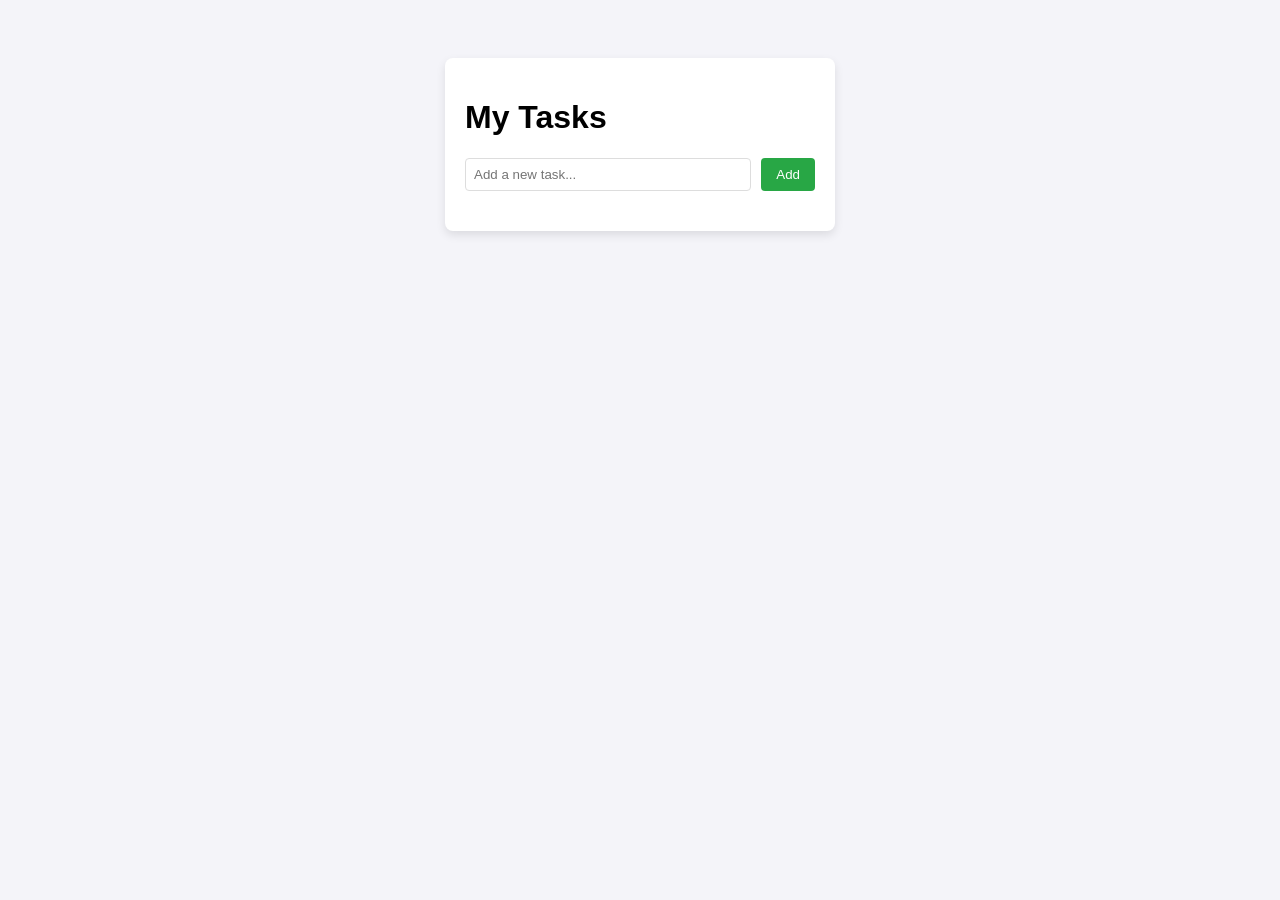
<file: lab3/index.html>
<!DOCTYPE html>
<html lang="ru">
<head>
    <meta charset="UTF-8">
    <meta name="viewport" content="width=device-width, initial-scale=1.0">
    <title>To-Do List Lab</title>
    <link rel="stylesheet" href="style.css">
</head>
<body>

    <div class="todo-app">
        <h1>My Tasks</h1>
        
        <div class="input-group">
            <input type="text" id="todoInput" placeholder="Add a new task...">
            <button id="addBtn">Add</button>
        </div>

        <ul id="todoList"></ul>
    </div>

    <script src="script.js"></script>
</body>
</html>
</file>
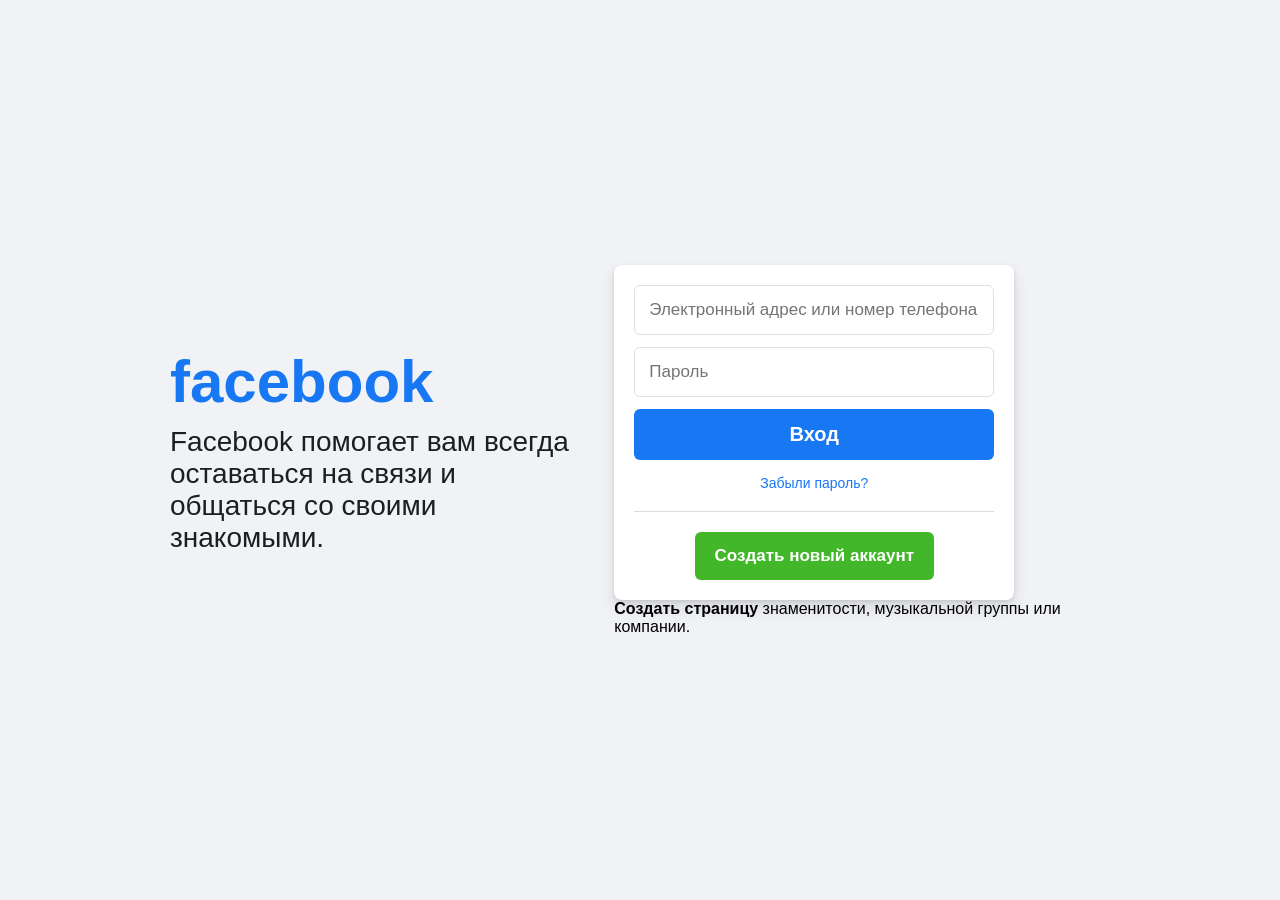
<file: lab2/task1/index.html>
<!DOCTYPE html>
<html lang="ru">
<head>
    <meta charset="UTF-8">
    <meta name="viewport" content="width=device-width, initial-scale=1.0">
    <title>Facebook – вход или регистрация</title>
    <link rel="stylesheet" href="styles.css">
</head>
<body>
    <div class="main-container">
        <div class="left-content">
            <h1 class="logo">facebook</h1>
            <p>Facebook помогает вам всегда оставаться на связи и общаться со своими знакомыми.</p>
        </div>

        <div class="right-content">
            <div class="login-box">
                <form>
                    <input type="text" placeholder="Электронный адрес или номер телефона" required>
                    <input type="password" placeholder="Пароль" required>
                    <button type="submit" class="login-btn">Вход</button>
                    <a href="#" class="forgot-link">Забыли пароль?</a>
                    <hr>
                    <button type="button" class="create-btn">Создать новый аккаунт</button>
                </form>
            </div>
            <p class="bottom-text"><b>Создать страницу</b> знаменитости, музыкальной группы или компании.</p>
        </div>
    </div>
</body>
</html>
</file>
<file: lab3/style.css>
body {
    font-family: Arial, sans-serif;
    background-color: #f4f4f9;
    display: flex;
    justify-content: center;
    padding-top: 50px;
}

.todo-app {
    background: white;
    padding: 20px;
    border-radius: 8px;
    box-shadow: 0 4px 10px rgba(0,0,0,0.1);
    width: 350px;
}

.input-group {
    display: flex;
    gap: 10px;
    margin-bottom: 20px;
}

input {
    flex: 1;
    padding: 8px;
    border: 1px solid #ddd;
    border-radius: 4px;
}

button#addBtn {
    padding: 8px 15px;
    background-color: #28a745;
    color: white;
    border: none;
    border-radius: 4px;
    cursor: pointer;
}

ul {
    list-style: none;
    padding: 0;
}

/* Стили для каждой строки задачи */
.todo-item {
    display: flex;
    align-items: center;
    justify-content: space-between;
    padding: 10px;
    border-bottom: 1px solid #eee;
}

/* Класс, который JS будет добавлять/удалять */
.completed span {
    text-decoration: line-through;
    color: #888;
}

.delete-btn {
    background-color: #dc3545;
    color: white;
    border: none;
    padding: 5px 10px;
    border-radius: 4px;
    cursor: pointer;
}
</file>
<file: lab2/task1/styles.css>
* {
    margin: 0;
    padding: 0;
    box-sizing: border-box;
    font-family: Helvetica, Arial, sans-serif;
}

body {
    background-color: #f0f2f5; /* Светло-серый фон как у FB */
    display: flex;
    justify-content: center; /* Центрируем по горизонтали */
    align-items: center;     /* Центрируем по вертикали */
    min-height: 100vh;       /* Высота на весь экран */
}

.main-container {
    display: flex;
    max-width: 980px;
    width: 100%;
    padding: 20px;
    justify-content: space-between;
    align-items: center;
}

/* Стили для текста слева */
.left-content {
    width: 50%;
    padding-right: 32px;
}

.logo {
    color: #1877f2;
    font-size: 60px;
    margin-bottom: 10px;
}

.left-content p {
    font-size: 28px;
    line-height: 32px;
    color: #1c1e21;
}

.login-box {
    background-color: #fff;
    padding: 20px;
    border-radius: 8px;
    box-shadow: 0 2px 4px rgba(0, 0, 0, 0.1), 0 8px 16px rgba(0, 0, 0, 0.1);
    width: 400px;
    text-align: center;
}

input {
    width: 100%;
    padding: 14px;
    margin-bottom: 12px;
    border: 1px solid #dddfe2;
    border-radius: 6px;
    font-size: 17px;
}

input:focus {
    outline: none;
    border-color: #1877f2;
}

.login-btn {
    width: 100%;
    background-color: #1877f2;
    color: white;
    border: none;
    padding: 14px;
    font-size: 20px;
    font-weight: bold;
    border-radius: 6px;
    cursor: pointer;
    margin-bottom: 15px;
}

.forgot-link {
    display: block;
    color: #1877f2;
    text-decoration: none;
    font-size: 14px;
    margin-bottom: 20px;
}

hr {
    border: 0;
    border-top: 1px solid #dadde1;
    margin-bottom: 20px;
}

.create-btn {
    background-color: #42b72a;
    color: white;
    border: none;
    padding: 14px 20px;
    font-size: 17px;
    font-weight: bold;
    border-radius: 6px;
    cursor: pointer;
}
</file>
